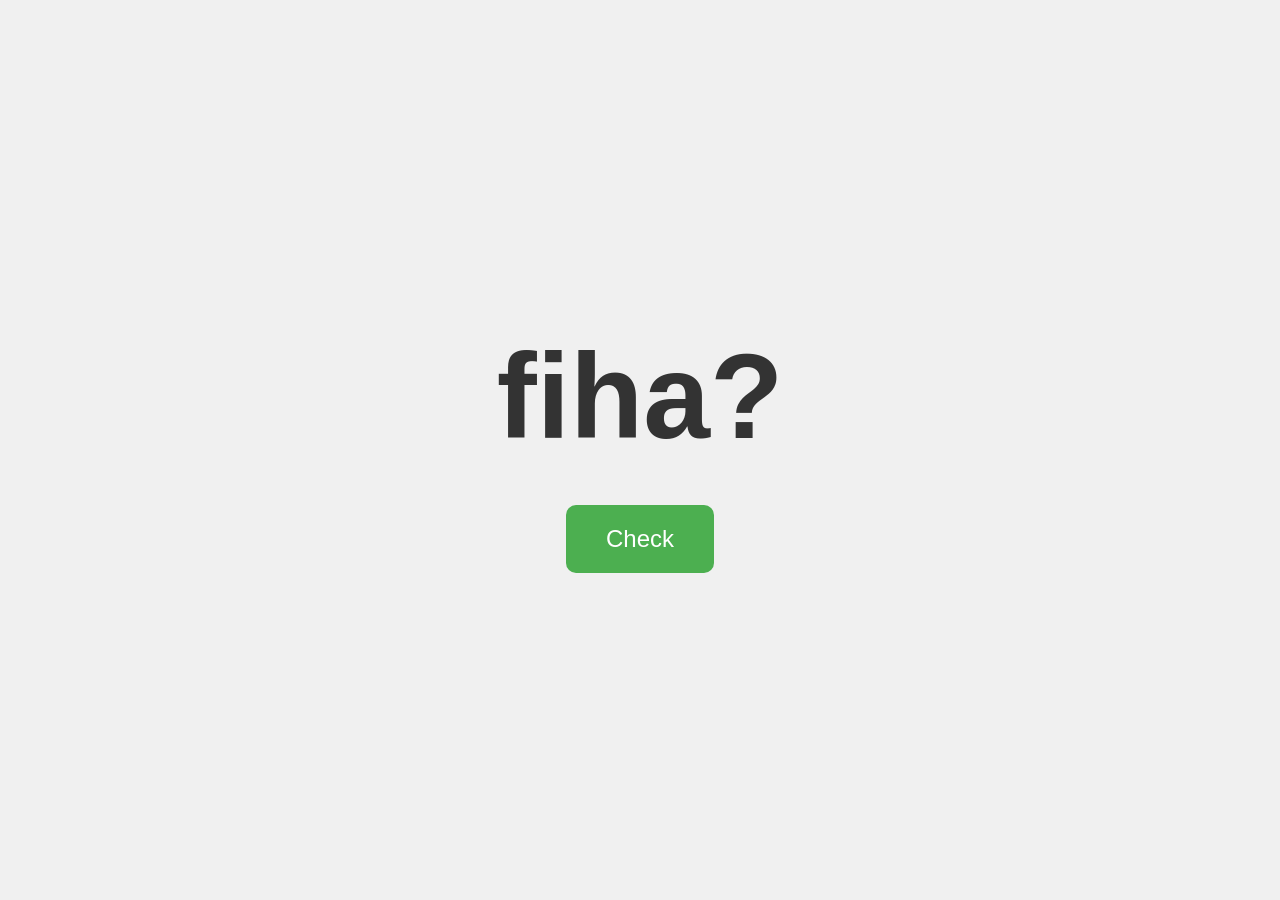
<file: web/fiha?/templates/index.html>
<!DOCTYPE html>
<html lang="en">
<head>
    <meta charset="UTF-8">
    <meta name="viewport" content="width=device-width, initial-scale=1.0">
    <title>Fiha?</title>
    <style>
        body {
            margin: 0;
            padding: 0;
            height: 100vh;
            display: flex;
            flex-direction: column;
            justify-content: center;
            align-items: center;
            font-family: Arial, sans-serif;
            transition: background-color 0.5s ease;
        }
        
        body.default {
            background-color: #f0f0f0;
        }
        
        body.red {
            background-color: #ff0000;
        }
        
        #main-text {
            font-size: 120px;
            font-weight: bold;
            margin-bottom: 40px;
            color: #333;
        }
        
        body.red #main-text {
            color: white;
        }
        
        #check-button {
            padding: 20px 40px;
            font-size: 24px;
            background-color: #4CAF50;
            color: white;
            border: none;
            border-radius: 10px;
            cursor: pointer;
            transition: background-color 0.3s;
        }
        
        #check-button:hover {
            background-color: #45a049;
        }
        
        body.red #check-button {
            display: none;
        }
        
        #flag-display {
            font-size: 36px;
            color: #FFD700;
            margin-top: 30px;
            font-weight: bold;
            display: none;
        }
    </style>
</head>
<body class="default">
    <div id="main-text">fiha?</div>
    <button id="check-button" onclick="checkFiha()">Check</button>
    <div id="flag-display"></div>
    
    <script>
        function checkFiha() {
            fetch('/check', {
                method: 'POST',
                headers: {
                    'Content-Type': 'application/x-www-form-urlencoded',
                },
                body: 'fiha=true'
            })
            .then(response => response.json())
            .then(data => {
                if (data.success) {
                    // Show the flag
                    document.getElementById('flag-display').textContent = data.flag;
                    document.getElementById('flag-display').style.display = 'block';
                    document.body.className = 'default';
                    document.getElementById('main-text').textContent = 'fiha!';
                } else {
                    // Turn page red and show mafihach
                    document.body.className = 'red';
                    document.getElementById('main-text').textContent = 'MAFIHACH';
                    document.getElementById('flag-display').style.display = 'none';
                }
            })
            .catch(error => {
                console.error('Error:', error);
            });
        }
    </script>
</body>
</html>
</file>
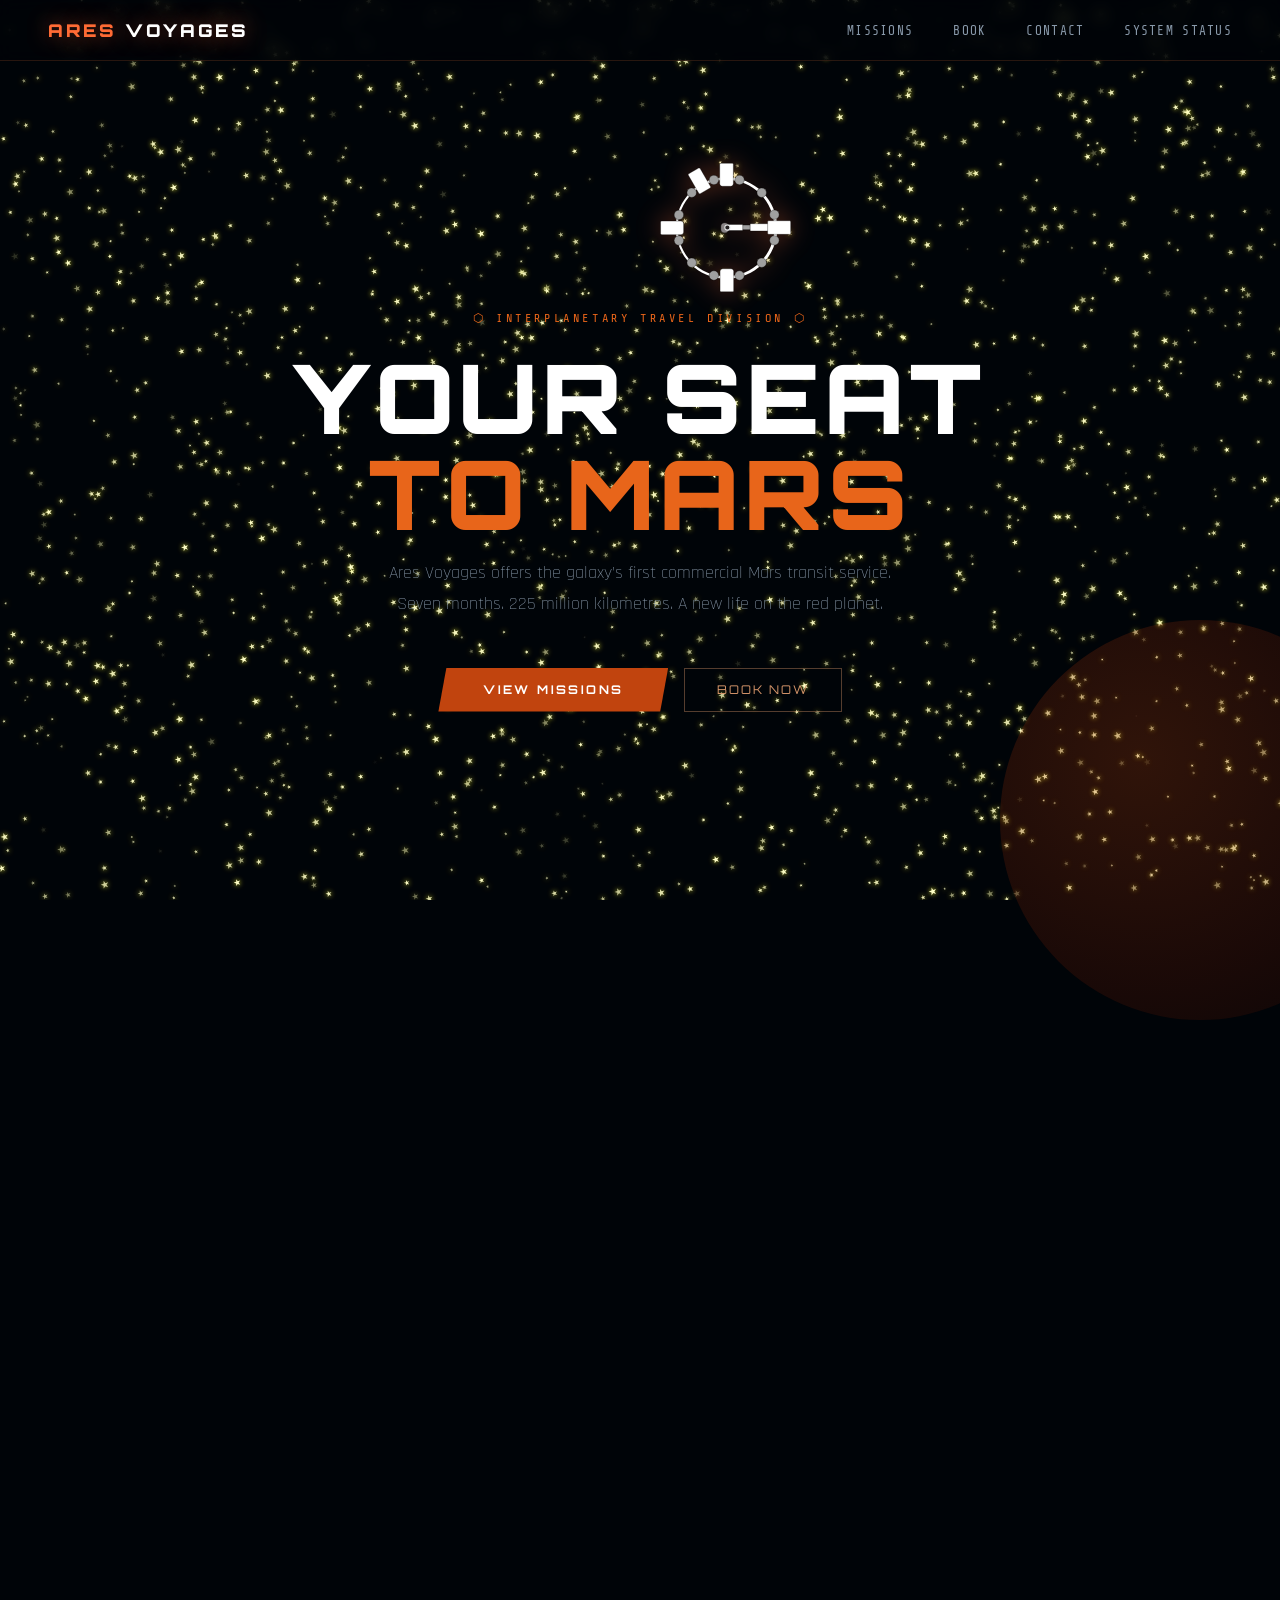
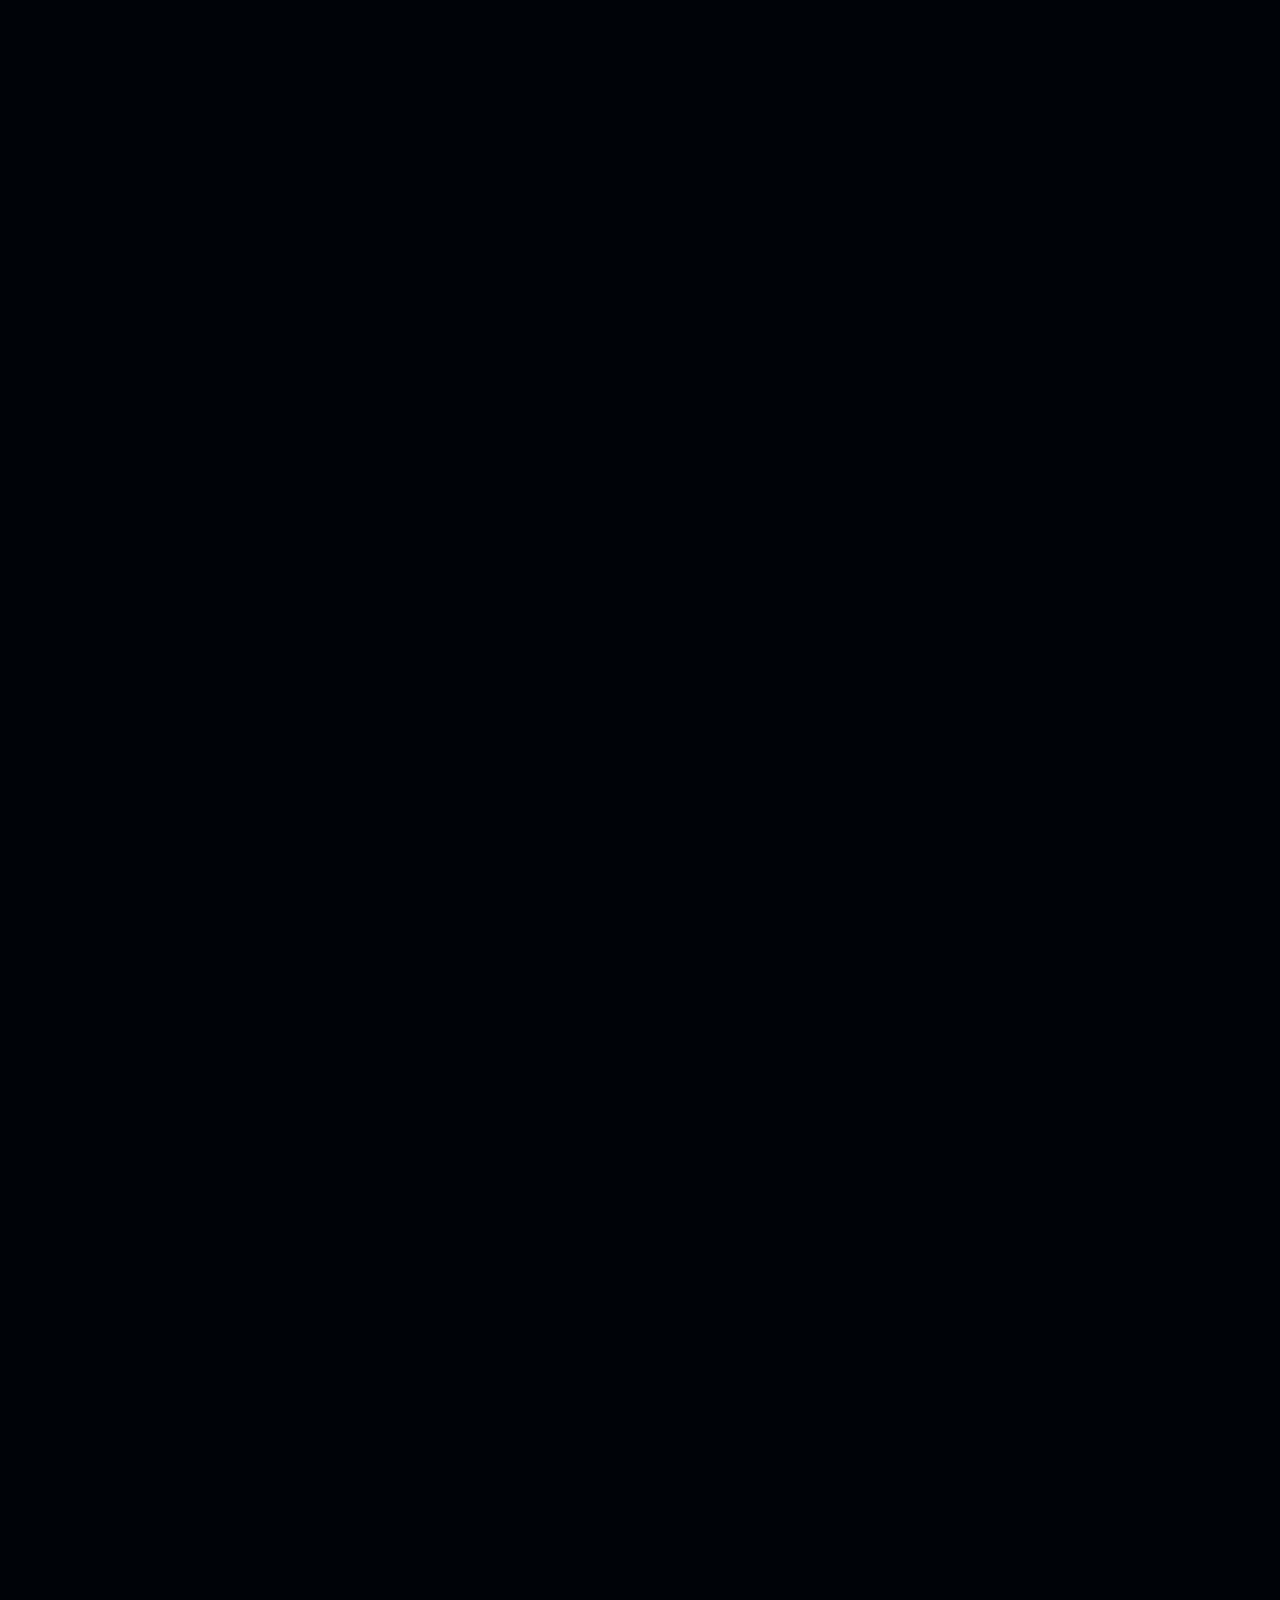
<file: web/spyce/app/templates/index.html>
<!DOCTYPE html>
<html lang="en">
<head>
<meta charset="UTF-8">
<meta name="viewport" content="width=device-width, initial-scale=1.0">
<title>ARES VOYAGES — Mars Travel Co.</title>
<link rel="preconnect" href="https://fonts.googleapis.com">
<link rel="preconnect" href="https://fonts.gstatic.com" crossorigin>
<link href="https://fonts.googleapis.com/css2?family=Orbitron:wght@400;700;900&family=Share+Tech+Mono&family=Rajdhani:wght@300;400;600&display=swap" rel="stylesheet">
<script src="https://cdnjs.cloudflare.com/ajax/libs/jquery/3.7.1/jquery.min.js"></script>
<style>
  *, *::before, *::after { box-sizing: border-box; margin: 0; padding: 0; }

  :root {
    --mars-red: #c1440e;
    --mars-orange: #e8651a;
    --dust: #d4956a;
    --deep-space: #000408;
    --panel: rgba(10,20,35,0.85);
    --glow: #ff6b35;
    --text-dim: #8899aa;
    --font-display: 'Orbitron', monospace;
    --font-mono: 'Share Tech Mono', monospace;
    --font-body: 'Rajdhani', sans-serif;
  }

  html, body {
    width: 100%; height: 100%;
    background: var(--deep-space);
    color: #ddeeff;
    font-family: var(--font-body);
    overflow-x: hidden;
  }

  /* ── STARFIELD ── */
  #space {
    position: fixed;
    top: 0; left: 0;
    z-index: 0;
    background: #000408;
  }

  /* ── SHIP ── */
  #endurance {
    width: 220px;
    top: 18%;
    left: -250px;
    position: fixed;
    z-index: 1;
    filter: drop-shadow(0 0 12px rgba(255,107,53,0.4));
    animation: spin 18000ms linear infinite;
  }
  @keyframes spin {
    from { transform: rotate(0deg); }
    to   { transform: rotate(360deg); }
  }

  /* ── LAYOUT ── */
  #site-wrap {
    position: relative;
    z-index: 10;
    min-height: 100vh;
  }

  /* ── NAV ── */
  nav {
    display: flex;
    align-items: center;
    justify-content: space-between;
    padding: 1.2rem 3rem;
    border-bottom: 1px solid rgba(200,100,50,0.2);
    background: rgba(0,4,8,0.7);
    backdrop-filter: blur(8px);
    position: sticky;
    top: 0;
    z-index: 100;
  }
  .nav-logo {
    font-family: var(--font-display);
    font-size: 1.1rem;
    font-weight: 900;
    letter-spacing: .15em;
    color: var(--glow);
    text-shadow: 0 0 20px rgba(255,107,53,0.5);
  }
  .nav-logo span { color: #fff; }
  nav ul {
    list-style: none;
    display: flex;
    gap: 2.5rem;
  }
  nav a {
    font-family: var(--font-mono);
    font-size: .8rem;
    color: var(--text-dim);
    text-decoration: none;
    letter-spacing: .1em;
    transition: color .2s;
  }
  nav a:hover { color: var(--glow); }

  /* ── HERO ── */
  .hero {
    min-height: 100vh;
    display: flex;
    flex-direction: column;
    align-items: center;
    justify-content: center;
    text-align: center;
    padding: 4rem 2rem;
  }
  .hero-label {
    font-family: var(--font-mono);
    font-size: .75rem;
    letter-spacing: .3em;
    color: var(--mars-orange);
    margin-bottom: 1.5rem;
    text-transform: uppercase;
  }
  .hero h1 {
    font-family: var(--font-display);
    font-size: clamp(2.5rem, 8vw, 6rem);
    font-weight: 900;
    line-height: 1;
    letter-spacing: .05em;
    color: #fff;
    margin-bottom: 1rem;
  }
  .hero h1 em {
    font-style: normal;
    color: var(--mars-orange);
    display: block;
  }
  .hero-sub {
    font-family: var(--font-body);
    font-size: 1.15rem;
    font-weight: 300;
    color: var(--text-dim);
    max-width: 520px;
    line-height: 1.7;
    margin-bottom: 3rem;
  }
  .btn-primary {
    font-family: var(--font-display);
    font-size: .75rem;
    font-weight: 700;
    letter-spacing: .2em;
    padding: .9rem 2.8rem;
    background: var(--mars-red);
    color: #fff;
    border: none;
    cursor: pointer;
    clip-path: polygon(8px 0%, 100% 0%, calc(100% - 8px) 100%, 0% 100%);
    transition: background .2s, box-shadow .2s;
    text-decoration: none;
    display: inline-block;
  }
  .btn-primary:hover {
    background: var(--mars-orange);
    box-shadow: 0 0 30px rgba(255,107,53,0.4);
  }
  .btn-ghost {
    font-family: var(--font-display);
    font-size: .75rem;
    letter-spacing: .15em;
    padding: .85rem 2rem;
    background: transparent;
    color: var(--dust);
    border: 1px solid rgba(212,149,106,0.4);
    cursor: pointer;
    margin-left: 1rem;
    transition: border-color .2s, color .2s;
    text-decoration: none;
    display: inline-block;
  }
  .btn-ghost:hover { border-color: var(--dust); color: #fff; }
  .btn-download {
    font-family: var(--font-display);
    font-size: .7rem;
    letter-spacing: .15em;
    background: rgba(0,0,0,0.7);
    border: 1px solid var(--mars-orange);
    color: var(--glow);
    padding: .6rem 1.2rem;
    cursor: pointer;
    transition: all .2s;
  }
  .btn-download:hover { background: var(--mars-red); color: #fff; border-color: #fff; }

  /* ── STATS BAR ── */
  .stats-bar {
    display: flex;
    justify-content: center;
    gap: 4rem;
    padding: 2rem 0;
    border-top: 1px solid rgba(200,100,50,0.15);
    border-bottom: 1px solid rgba(200,100,50,0.15);
    background: rgba(0,4,8,0.5);
  }
  .stat { text-align: center; }
  .stat-val {
    font-family: var(--font-display);
    font-size: 1.8rem;
    font-weight: 700;
    color: var(--glow);
  }
  .stat-label {
    font-family: var(--font-mono);
    font-size: .65rem;
    letter-spacing: .2em;
    color: var(--text-dim);
    margin-top: .3rem;
  }

  /* ── SECTION ── */
  section {
    padding: 6rem 2rem;
    max-width: 1100px;
    margin: 0 auto;
  }
  .section-tag {
    font-family: var(--font-mono);
    font-size: .7rem;
    letter-spacing: .3em;
    color: var(--mars-orange);
    margin-bottom: 1rem;
  }
  h2 {
    font-family: var(--font-display);
    font-size: clamp(1.6rem, 4vw, 2.5rem);
    font-weight: 700;
    letter-spacing: .05em;
    color: #fff;
    margin-bottom: 1rem;
  }
  .section-desc {
    font-size: 1.05rem;
    font-weight: 300;
    color: var(--text-dim);
    max-width: 560px;
    line-height: 1.7;
    margin-bottom: 3rem;
  }

  /* ── TRIPS GRID ── */
  .trips-grid {
    display: grid;
    grid-template-columns: repeat(auto-fit, minmax(300px, 1fr));
    gap: 1.5rem;
  }
  .trip-card {
    background: var(--panel);
    border: 1px solid rgba(200,100,50,0.2);
    padding: 2rem;
    position: relative;
    overflow: hidden;
    transition: border-color .2s, transform .2s;
  }
  .trip-card:hover {
    border-color: rgba(255,107,53,0.5);
    transform: translateY(-4px);
  }
  .trip-card::before {
    content: '';
    position: absolute;
    top: 0; left: 0; right: 0;
    height: 2px;
    background: linear-gradient(90deg, var(--mars-red), var(--mars-orange));
  }
  .trip-badge {
    font-family: var(--font-mono);
    font-size: .65rem;
    letter-spacing: .2em;
    color: var(--mars-orange);
    margin-bottom: 1rem;
    display: block;
  }
  .trip-name {
    font-family: var(--font-display);
    font-size: 1.1rem;
    font-weight: 700;
    color: #fff;
    margin-bottom: .5rem;
    letter-spacing: .05em;
  }
  .trip-desc {
    font-size: .95rem;
    color: var(--text-dim);
    line-height: 1.6;
    margin-bottom: 1.5rem;
  }
  .trip-price {
    font-family: var(--font-display);
    font-size: 1.6rem;
    font-weight: 700;
    color: var(--glow);
  }
  .trip-price span {
    font-size: .75rem;
    color: var(--text-dim);
    font-family: var(--font-mono);
    font-weight: 400;
  }
  .trip-details {
    margin-top: 1rem;
    display: flex;
    gap: 1.5rem;
    font-family: var(--font-mono);
    font-size: .72rem;
    color: var(--text-dim);
  }
  .trip-details i { color: var(--dust); }
  .trip-btn {
    display: block;
    width: 100%;
    margin-top: 1.5rem;
    padding: .8rem;
    font-family: var(--font-display);
    font-size: .7rem;
    font-weight: 700;
    letter-spacing: .15em;
    background: transparent;
    border: 1px solid rgba(193,68,14,0.5);
    color: var(--dust);
    cursor: pointer;
    transition: background .2s, color .2s;
  }
  .trip-btn:hover { background: var(--mars-red); color: #fff; }
  .trip-card.featured { border-color: rgba(255,107,53,0.4); }
  .trip-card.featured::after {
    content: 'MOST POPULAR';
    position: absolute;
    top: 1rem; right: 1rem;
    font-family: var(--font-mono);
    font-size: .6rem;
    letter-spacing: .2em;
    color: var(--mars-orange);
    border: 1px solid rgba(255,107,53,0.4);
    padding: .2rem .6rem;
  }

  /* ── BOOKING PANEL ── */
  .booking-panel {
    background: var(--panel);
    border: 1px solid rgba(200,100,50,0.2);
    padding: 3rem;
    display: grid;
    grid-template-columns: 1fr 1fr;
    gap: 1.5rem;
  }
  .booking-panel h2 { grid-column: 1 / -1; }
  .booking-panel .section-tag { grid-column: 1 / -1; }
  .form-group { display: flex; flex-direction: column; gap: .5rem; }
  .form-group label {
    font-family: var(--font-mono);
    font-size: .7rem;
    letter-spacing: .15em;
    color: var(--text-dim);
  }
  .form-group input,
  .form-group select {
    background: rgba(0,0,0,0.4);
    border: 1px solid rgba(200,100,50,0.25);
    color: #fff;
    padding: .8rem 1rem;
    font-family: var(--font-mono);
    font-size: .85rem;
    outline: none;
    transition: border-color .2s;
  }
  .form-group input:focus,
  .form-group select:focus { border-color: var(--glow); }
  .form-group select option { background: #0a1422; }
  .form-full { grid-column: 1 / -1; }
  .submit-row {
    grid-column: 1 / -1;
    display: flex;
    align-items: center;
    gap: 1rem;
    margin-top: .5rem;
    flex-wrap: wrap;
  }
  .form-note {
    font-family: var(--font-mono);
    font-size: .7rem;
    color: var(--text-dim);
  }
  .ticket-row {
    grid-column: 1 / -1;
    background: rgba(0,0,0,0.4);
    margin-top: 1rem;
    padding: 1rem;
    border-left: 3px solid var(--mars-orange);
    display: flex;
    align-items: center;
    justify-content: space-between;
    flex-wrap: wrap;
    gap: 1rem;
  }
  .ticket-info {
    font-family: var(--font-mono);
    font-size: .75rem;
    color: #bbccdd;
  }
  .ticket-info strong {
    color: var(--glow);
    font-weight: bold;
  }

  /* ── TERMINAL PANEL ── */
  .terminal-section {
    padding: 4rem 2rem;
    background: rgba(0,4,8,0.6);
    border-top: 1px solid rgba(200,100,50,0.15);
    border-bottom: 1px solid rgba(200,100,50,0.15);
  }
  .terminal-inner {
    max-width: 860px;
    margin: 0 auto;
    display: grid;
    grid-template-columns: 1fr 1fr;
    gap: 2rem;
    align-items: center;
  }
  .terminal-text .section-tag { margin-bottom: 1rem; }
  .terminal-text h2 { margin-bottom: .8rem; }
  .terminal-text p {
    font-size: 1rem;
    color: var(--text-dim);
    line-height: 1.7;
  }
  .terminal-box {
    background: #050d16;
    border: 1px solid rgba(200,100,50,0.3);
    padding: 0;
    font-family: var(--font-mono);
    font-size: .8rem;
    overflow: hidden;
  }
  .terminal-titlebar {
    background: rgba(193,68,14,0.15);
    padding: .5rem 1rem;
    border-bottom: 1px solid rgba(200,100,50,0.2);
    display: flex;
    align-items: center;
    gap: .5rem;
    font-size: .7rem;
    color: var(--text-dim);
    letter-spacing: .1em;
  }
  .term-dot { width: 8px; height: 8px; border-radius: 50%; }
  .terminal-body { padding: 1.2rem 1.5rem; line-height: 1.8; }
  .t-prompt { color: var(--mars-orange); }
  .t-path { color: #5588ff; }
  .t-out { color: #99cc77; }
  .t-dim { color: #445566; }
  .t-err { color: #ff6655; }
  .t-flag { color: var(--glow); font-weight: bold; background: rgba(255,107,53,0.1); padding: 2px 6px; }

  footer {
    padding: 3rem 3rem 2rem;
    border-top: 1px solid rgba(200,100,50,0.15);
    display: flex;
    justify-content: space-between;
    align-items: flex-end;
    flex-wrap: wrap;
    gap: 1rem;
  }
  .footer-logo {
    font-family: var(--font-display);
    font-size: .9rem;
    font-weight: 900;
    letter-spacing: .15em;
    color: var(--glow);
  }
  .footer-copy {
    font-family: var(--font-mono);
    font-size: .7rem;
    color: var(--text-dim);
    letter-spacing: .1em;
  }
  .mars-planet {
    position: fixed;
    right: -120px;
    bottom: -120px;
    width: 400px;
    height: 400px;
    border-radius: 50%;
    background: radial-gradient(circle at 35% 35%, #c1440e, #6b1a05 60%, #2a0800);
    z-index: 0;
    opacity: .25;
    pointer-events: none;
  }
  .divider {
    border: none;
    border-top: 1px solid rgba(200,100,50,0.12);
    margin: 0;
  }
  .launch-countdown {
    text-align: center;
    padding: 3rem 2rem;
  }
  .launch-countdown .section-tag { justify-content: center; display: flex; }
  .countdown-row {
    display: flex;
    justify-content: center;
    gap: 2rem;
    margin-top: 1.5rem;
  }
  .cd-unit { text-align: center; }
  .cd-val {
    font-family: var(--font-display);
    font-size: 2.5rem;
    font-weight: 700;
    color: var(--glow);
    display: block;
    line-height: 1;
  }
  .cd-label {
    font-family: var(--font-mono);
    font-size: .6rem;
    letter-spacing: .2em;
    color: var(--text-dim);
    margin-top: .4rem;
  }
</style>
</head>
<body>

<canvas id="space"></canvas>
<svg id="endurance" version="1.1" xmlns="http://www.w3.org/2000/svg" xmlns:xlink="http://www.w3.org/1999/xlink" viewBox="0 0 1280 800" style="enable-background:new 0 0 1280 800;">
<style>.st0{fill:#898485;stroke:#3A3939;stroke-width:2;stroke-miterlimit:10;}.st1{fill:#A0A0A0;stroke:#000000;stroke-width:2;stroke-miterlimit:10;}.st2{fill:#FFFFFF;stroke:#000000;stroke-width:2;stroke-miterlimit:10;}.st3{fill:#FFFFFF;}.st4{fill:none;stroke:#000000;stroke-width:2;stroke-miterlimit:10;}.st5{fill:#231F20;stroke:#E6E7E8;stroke-width:6;stroke-linecap:round;stroke-miterlimit:10;}.st6{fill:#5E5E5E;stroke:#3A3939;stroke-width:6;stroke-linecap:round;stroke-miterlimit:10;}.st7{fill:#0F0F0F;stroke:#000000;stroke-width:2;stroke-miterlimit:10;}.st8{fill:#0F0F0F;stroke:#FCFCFC;stroke-width:2;stroke-miterlimit:10;}.st9{fill:#F9F9F9;stroke:#000000;stroke-width:2;stroke-miterlimit:10;}</style>
<path class="st0" d="M623.7,412.3h-5.2c-10.7,0-19.4-8.7-19.4-19.4v-19.2c0-10.7,8.7-19.4,19.4-19.4h5.2c10.7,0,19.4,8.7,19.4,19.4v19.2C643.2,403.6,634.5,412.3,623.7,412.3z"/>
<path class="st1" d="M778.7,393.6h-65.1c-1.4,0-2.6-1.1-2.6-2.6v-21.4c0-1.4,1.1-2.6,2.6-2.6h65.1c1.4,0,2.6,1.1,2.6,2.6V391C781.2,392.4,780.1,393.6,778.7,393.6z"/>
<path class="st2" d="M723.1,398.8h-87.8c-1.4,0-2.6-1.1-2.6-2.6v-30c0-1.4,1.1-2.6,2.6-2.6h87.8c1.4,0,2.6,1.1,2.6,2.6v30C725.7,397.7,724.5,398.8,723.1,398.8z"/>
<path class="st2" d="M879.6,401.7h-108c-1.4,0-2.6-1.1-2.6-2.6v-37.6c0-1.4,1.1-2.6,2.6-2.6h108c1.4,0,2.6,1.1,2.6,2.6v37.6C882.1,400.5,881,401.7,879.6,401.7z"/>
<g><path class="st3" d="M631.4,88.3c163.3,0,295.7,132.4,295.7,295.7c0,163.3-132.4,295.7-295.7,295.7c-163.3,0-295.7-132.4-295.7-295.7C335.7,220.7,468.1,88.3,631.4,88.3z M909.9,384.4c0-155.2-125.8-281.1-281.1-281.1c-155.2,0-281.1,125.8-281.1,281.1c0,155.2,125.8,281.1,281.1,281.1C784,665.4,909.9,539.6,909.9,384.4z"/></g>
<path class="st2" d="M655.2,141.5h-47.7c-8.7,0-15.8-7.1-15.8-15.8V13.9c0-3.7,3-6.7,6.7-6.7h66.1c3.7,0,6.7,3,6.7,6.7v111.7C671.1,134.4,664,141.5,655.2,141.5z"/>
<path class="st2" d="M536.1,151.4l-57.2,33c-3.2,1.8-7.3,0.8-9.1-2.4L409.3,77.3c-1.8-3.2-0.8-7.3,2.4-9.1l57.2-33c3.2-1.8,7.3-0.8,9.1,2.4l60.5,104.7C540.4,145.5,539.3,149.6,536.1,151.4z"/>
<path class="st2" d="M382,359.4v47.8c0,8.7-7.1,15.8-15.8,15.8H254.4c-3.7,0-6.7-3-6.7-6.7v-66.1c0-3.7,3-6.7,6.7-6.7h111.8C374.9,343.6,382,350.6,382,359.4z"/>
<path class="st2" d="M609.7,621h47.6c8.8,0,15.9,7.1,15.9,15.9v111.8c0,3.7-3,6.7-6.7,6.7h-66.1c-3.7,0-6.7-3-6.7-6.7V637C593.7,628.2,600.9,621,609.7,621z"/>
<path class="st2" d="M870.5,414.3v-66.1c0-3.7,3-6.7,6.7-6.7h121c3.7,0,6.7,3,6.7,6.7v66.1c0,3.7-3,6.7-6.7,6.7h-121C873.4,421,870.5,418,870.5,414.3z"/>
<circle class="st1" cx="428.8" cy="178.6" r="27.7"/><circle class="st1" cx="557.9" cy="104.1" r="27.7"/>
<circle class="st1" cx="707" cy="104.1" r="27.7"/><circle class="st1" cx="836.1" cy="178.6" r="27.7"/>
<circle class="st1" cx="909.9" cy="306.5" r="27.7"/><circle class="st1" cx="909.9" cy="456.1" r="27.7"/>
<circle class="st1" cx="836.1" cy="585.9" r="27.7"/><circle class="st1" cx="707" cy="660.4" r="27.7"/>
<circle class="st1" cx="557.9" cy="660.4" r="27.7"/><circle class="st1" cx="428.8" cy="585.9" r="27.7"/>
<circle class="st1" cx="354.3" cy="456.8" r="27.7"/><circle class="st1" cx="354.3" cy="307.7" r="27.7"/>
<circle class="st5" cx="636.2" cy="381.3" r="15"/>
</svg>
<div class="mars-planet"></div>
<div id="site-wrap">
  <nav>
    <div class="nav-logo">ARES<span> VOYAGES</span></div>
    <ul>
      <li><a href="#trips">MISSIONS</a></li>
      <li><a href="#book">BOOK</a></li>
      <li><a href="#contact">CONTACT</a></li>
      <li><a href="/app/status">SYSTEM STATUS</a></li>
    </ul>
  </nav>

  <div class="hero">
    <p class="hero-label">⬡ Interplanetary Travel Division ⬡</p>
    <h1>YOUR SEAT<em>TO MARS</em></h1>
    <p class="hero-sub">Ares Voyages offers the galaxy's first commercial Mars transit service. Seven months. 225 million kilometres. A new life on the red planet.</p>
    <div><a href="#trips" class="btn-primary">VIEW MISSIONS</a><a href="#book" class="btn-ghost">BOOK NOW</a></div>
  </div>

  <div class="stats-bar">
    <div class="stat"><div class="stat-val">47</div><div class="stat-label">LAUNCHES COMPLETED</div></div>
    <div class="stat"><div class="stat-val">3,204</div><div class="stat-label">COLONISTS TRANSPORTED</div></div>
    <div class="stat"><div class="stat-val">100%</div><div class="stat-label">MISSION SUCCESS RATE</div></div>
    <div class="stat"><div class="stat-val">209d</div><div class="stat-label">AVG TRANSIT TIME</div></div>
  </div>

  <div class="launch-countdown"><p class="section-tag">◈ NEXT LAUNCH WINDOW</p><div class="countdown-row"><div class="cd-unit"><span class="cd-val" id="cd-days">--</span><div class="cd-label">DAYS</div></div><div class="cd-unit"><span class="cd-val" id="cd-hrs">--</span><div class="cd-label">HOURS</div></div><div class="cd-unit"><span class="cd-val" id="cd-min">--</span><div class="cd-label">MINUTES</div></div><div class="cd-unit"><span class="cd-val" id="cd-sec">--</span><div class="cd-label">SECONDS</div></div></div></div>
  <hr class="divider">

  <section id="trips"><p class="section-tag">◈ AVAILABLE MISSIONS</p><h2>CHOOSE YOUR TRAJECTORY</h2><p class="section-desc">Three mission tiers, each with full life-support and real-time comms. All departures from Launch Complex 39, Cape Canaveral.</p><div class="trips-grid"><div class="trip-card"><span class="trip-badge">◇ ECONOMY CLASS</span><div class="trip-name">PIONEER PASSAGE</div><div class="trip-desc">Shared crew quarters, communal dining, 20kg luggage allowance. The essential Mars experience for early settlers.</div><div class="trip-price">$180,000 <span>/ SEAT</span></div><div class="trip-details"><span>⏱ 209 DAYS</span><span>⚡ ION DRIVE</span><span>👤 12 CREW</span></div><button class="trip-btn" onclick="selectTrip('pioneer')">SELECT MISSION →</button></div><div class="trip-card featured"><span class="trip-badge">◈ BUSINESS CLASS</span><div class="trip-name">EXPLORER SUITE</div><div class="trip-desc">Semi-private cabin, premium rations, 50kg luggage. Dedicated mission specialist assigned to your berth.</div><div class="trip-price">$490,000 <span>/ SEAT</span></div><div class="trip-details"><span>⏱ 190 DAYS</span><span>⚡ PLASMA DRIVE</span><span>👤 6 CREW</span></div><button class="trip-btn" onclick="selectTrip('explorer')">SELECT MISSION →</button></div><div class="trip-card"><span class="trip-badge">◆ PRIVATE CHARTER</span><div class="trip-name">SOVEREIGN TRANSIT</div><div class="trip-desc">Full vessel charter, custom cargo, zero-G leisure suite, direct comms to Mission Control. Unlimited luggage.</div><div class="trip-price">$3,200,000 <span>/ VESSEL</span></div><div class="trip-details"><span>⏱ 158 DAYS</span><span>⚡ FUSION DRIVE</span><span>👤 2 CREW</span></div><button class="trip-btn" onclick="selectTrip('sovereign')">SELECT MISSION →</button></div></div></section>

  <div class="terminal-section"><div class="terminal-inner"><div class="terminal-text"><p class="section-tag">◈ MISSION CONTROL</p><h2>SYSTEM<br>DIAGNOSTICS</h2><p>Real-time telemetry from our fleet. All vessels transmit health data continuously. Check your booking status at any time via the command interface.</p></div><div class="terminal-box"><div class="terminal-titlebar"><div class="term-dot" style="background:#ff5f56"></div><div class="term-dot" style="background:#ffbd2e"></div><div class="term-dot" style="background:#27c93f"></div>&nbsp;mission-control@ares-voyages ~ bash</div><div class="terminal-body"><div><span class="t-prompt">user@ares</span>:<span class="t-path">~/app</span>$ ls -la</div><div class="t-dim">total 24</div><div class="t-out">drwxr-xr-x 3 www-data www-data 4096 Jun  7 09:12 .</div><div class="t-out">-rw-r--r-- 1 www-data www-data 8421 Jun  7 09:12 app.py</div><div class="t-out">-rw-r--r-- 1 www-data www-data 2103 Jun  7 09:12 utils.py</div><div class="t-out">drwxr-xr-x 2 www-data www-data 4096 Jun  7 09:12 __pycache__</div><br><div><span class="t-prompt">user@ares</span>:<span class="t-path">~/app</span>$ cat utils.py</div><div class="t-dim"># Utility module for Ares Voyages</div><div class="t-dim"># Booking validation helpers</div><br><div class="t-out">def validate_seat(seat_id):</div><div class="t-out">&nbsp;&nbsp;&nbsp;&nbsp;return seat_id.isalnum()</div><br><div><span class="t-prompt">user@ares</span>:<span class="t-path">~/app</span>$ <span style="animation: blink 1s step-end infinite">▋</span></div></div></div></div></div>

  <section id="book"><div class="booking-panel"><p class="section-tag">◈ MISSION REGISTRATION</p><h2>BOOK YOUR SEAT</h2><div class="form-group"><label>FULL NAME</label><input type="text" id="f-name" placeholder="Commander Jane Doe"></div><div class="form-group"><label>EMAIL ADDRESS</label><input type="email" id="f-email" placeholder="jane@example.com"></div><div class="form-group"><label>MISSION CLASS</label><select id="f-mission"><option value="">SELECT A MISSION</option><option value="pioneer">Pioneer Passage — $180,000</option><option value="explorer">Explorer Suite — $490,000</option><option value="sovereign">Sovereign Transit — $3,200,000</option></select></div><div class="form-group"><label>DEPARTURE WINDOW</label><select id="f-window"><option value="">SELECT WINDOW</option><option>2026-Q4 — November 12, 2026</option><option>2028-Q2 — April 3, 2028</option><option>2030-Q1 — January 29, 2030</option></select></div><div class="form-group form-full"><label>PASSPORT PHOTO &nbsp;<span style="color:rgba(136,153,170,0.5);font-size:.65rem">JPG / PNG · MAX 2MB · REQUIRED FOR INTERPLANETARY VISA</span></label><div id="upload-zone" style="border:1px dashed rgba(200,100,50,0.35);padding:1.8rem;text-align:center;cursor:pointer;transition:border-color .2s;" onclick="document.getElementById('f-photo').click()" ondragover="event.preventDefault();this.style.borderColor='var(--glow)'" ondragleave="this.style.borderColor='rgba(200,100,50,0.35)'" ondrop="handleDrop(event)"><input type="file" id="f-photo" accept="image/*" style="display:none" onchange="showFile(this.files[0])"><div id="upload-placeholder"><div style="font-size:2rem;margin-bottom:.5rem">📷</div><div style="font-family:var(--font-mono);font-size:.75rem;color:var(--text-dim)">DRAG & DROP OR CLICK TO UPLOAD</div></div><div id="upload-preview" style="display:none"><img id="preview-img" style="max-height:120px;max-width:100%;border:1px solid rgba(200,100,50,0.3)"><div id="preview-name" style="font-family:var(--font-mono);font-size:.7rem;color:var(--dust);margin-top:.5rem"></div></div></div></div><div class="submit-row"><button class="btn-primary" onclick="submitBooking()">SUBMIT APPLICATION</button><span class="form-note" id="form-msg"></span></div><div id="ticket-download-area" class="ticket-row" style="display: none;"></div></div></section>

  <footer id="contact"><div><div class="footer-logo">ARES VOYAGES</div><p style="font-family:var(--font-mono);font-size:.7rem;color:var(--text-dim);margin-top:.4rem;">Launch Complex 39 · Cape Canaveral, FL 32920</p></div><div class="footer-copy">© 2026 ARES VOYAGES LLC — ALL RIGHTS RESERVED<br><span style="color:rgba(136,153,170,0.4)">CTF CHALLENGE · ARES{flag_hidden_in_bytecode}</span></div></footer>
</div>

<script>
let currentTicketUrl = null;

$(document).ready(function() {
  let screenH = $(window).height(), screenW = $(window).width();
  let canvas = $('#space');
  canvas.attr('height', screenH).attr('width', screenW);
  let context = canvas[0].getContext('2d');
  let stars = [];
  for (let i = 0; i < 1800; i++) stars.push(new Star(Math.random() * screenW, Math.random() * screenH, 1 + Math.random() * 2, Math.random()));
  setInterval(() => { context.clearRect(0, 0, screenW, screenH); stars.forEach(s => s.draw(context)); }, 20);
  $('#endurance').animate({ left: '+=900px' }, 3000);
});

function Star(x, y, length, opacity) { this.x = x; this.y = y; this.length = length; this.opacity = opacity; this.factor = 1; this.increment = Math.random() * 0.03; }
Star.prototype.draw = function(ctx) { ctx.save(); ctx.translate(this.x, this.y); if (this.opacity > 1) this.factor = -1; else if (this.opacity <= 0) { this.factor = 1; this.x = Math.random() * window.innerWidth; this.y = Math.random() * window.innerHeight; } this.opacity += this.increment * this.factor; ctx.beginPath(); for (let i = 5; i--;) { ctx.lineTo(0, this.length); ctx.translate(0, this.length); ctx.rotate(Math.PI * 2 / 10); ctx.lineTo(0, -this.length); ctx.translate(0, -this.length); ctx.rotate(-Math.PI * 6 / 10); } ctx.lineTo(0, this.length); ctx.closePath(); ctx.fillStyle = "rgba(255,255,200," + this.opacity + ")"; ctx.shadowBlur = 5; ctx.shadowColor = '#ffff33'; ctx.fill(); ctx.restore(); };

let launch = new Date('2026-11-12T00:00:00Z');
function updateCountdown() { let diff = launch - new Date(); if (diff <= 0) return; let d = Math.floor(diff / 86400000), h = Math.floor((diff % 86400000) / 3600000), m = Math.floor((diff % 3600000) / 60000), s = Math.floor((diff % 60000) / 1000); document.getElementById('cd-days').textContent = String(d).padStart(2,'0'); document.getElementById('cd-hrs').textContent = String(h).padStart(2,'0'); document.getElementById('cd-min').textContent = String(m).padStart(2,'0'); document.getElementById('cd-sec').textContent = String(s).padStart(2,'0'); }
setInterval(updateCountdown, 1000); updateCountdown();

function showFile(file) { if (!file) return; document.getElementById('upload-placeholder').style.display = 'none'; document.getElementById('upload-preview').style.display = 'block'; document.getElementById('preview-name').textContent = file.name; let reader = new FileReader(); reader.onload = e => document.getElementById('preview-img').src = e.target.result; reader.readAsDataURL(file); }
function handleDrop(e) { e.preventDefault(); document.getElementById('upload-zone').style.borderColor = 'rgba(200,100,50,0.35)'; let file = e.dataTransfer.files[0]; if (!file) return; let dt = new DataTransfer(); dt.items.add(file); document.getElementById('f-photo').files = dt.files; showFile(file); }
function selectTrip(tier) { document.getElementById('f-mission').value = tier; document.getElementById('book').scrollIntoView({ behavior: 'smooth' }); }

function submitBooking() {
  let name = document.getElementById('f-name').value.trim(), email = document.getElementById('f-email').value.trim(), mission = document.getElementById('f-mission').value, photo = document.getElementById('f-photo').files[0], msgSpan = document.getElementById('form-msg');
  if (!name || !email || !mission) { msgSpan.textContent = '⚠ Please complete all required fields.'; msgSpan.style.color = '#ff6655'; return; }
  if (!photo) { msgSpan.textContent = '⚠ Passport photo is required.'; msgSpan.style.color = '#ff6655'; return; }
  msgSpan.textContent = '↑ Uploading…'; msgSpan.style.color = 'var(--dust)';
  let fd = new FormData(); fd.append('name', name); fd.append('email', email); fd.append('mission', mission); fd.append('photo', photo, photo.name);
  fetch('/api/book', { method: 'POST', body: fd }).then(r => r.json()).then(data => {
    if (data.error) { msgSpan.textContent = '⚠ ' + data.error; msgSpan.style.color = '#ff6655'; return; }
    msgSpan.textContent = '✓ Booking ' + data.booking_id + ' confirmed. Welcome aboard.'; msgSpan.style.color = '#99cc77';
    if (data.ticket) { currentTicketUrl = data.ticket; renderTicketDownload(data.booking_id, currentTicketUrl); }
  }).catch(() => { msgSpan.textContent = '⚠ Server error. Try again.'; msgSpan.style.color = '#ff6655'; });
}

function renderTicketDownload(bookingId, ticketEndpoint) {
  let area = document.getElementById('ticket-download-area');
  area.style.display = 'flex';
  area.innerHTML = `<div class="ticket-info"><strong>${bookingId}</strong> — Boarding pass ready</div>
                    <button class="btn-download" id="real-download-btn">⬇ DOWNLOAD TICKET</button>`;
  document.getElementById('real-download-btn').addEventListener('click', () => {
    if (ticketEndpoint) window.location.href = ticketEndpoint;
    else alert("Ticket not available");
  });
}

</script>
</body>
</html>
</file>
